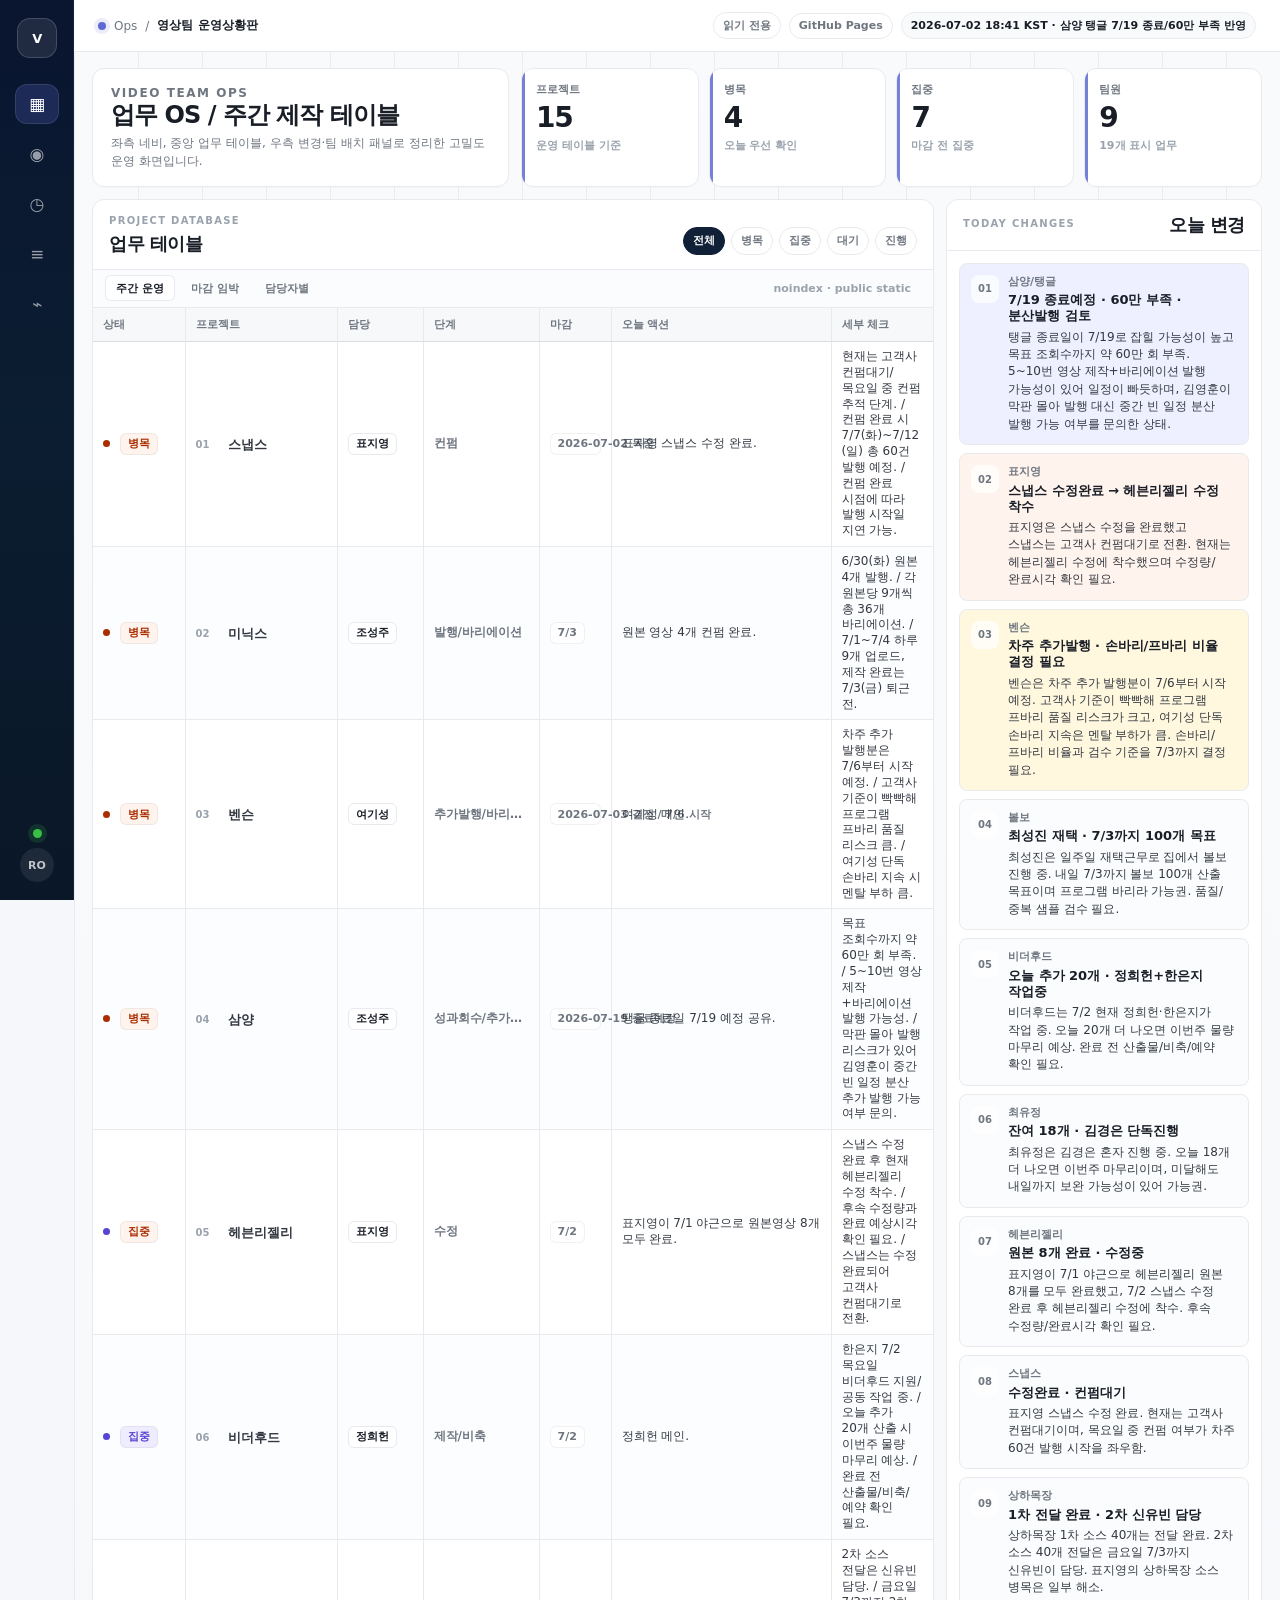
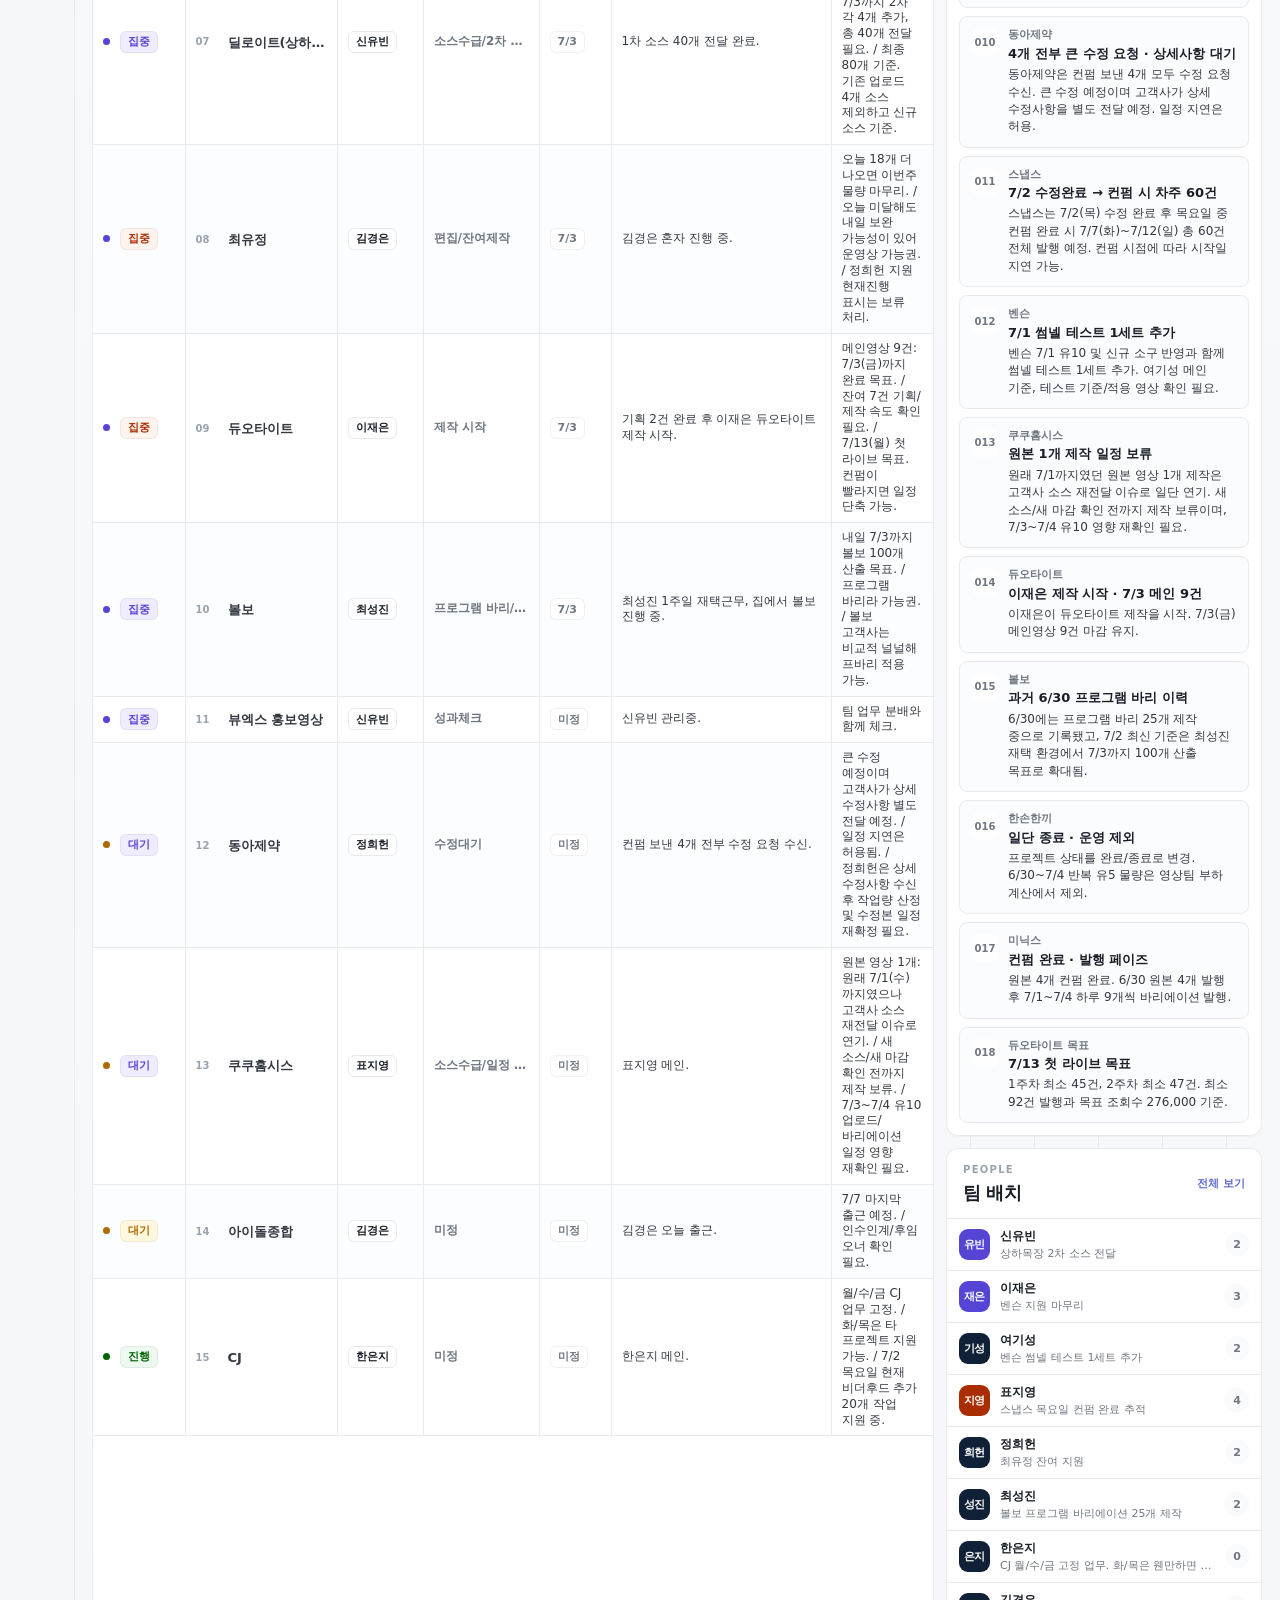
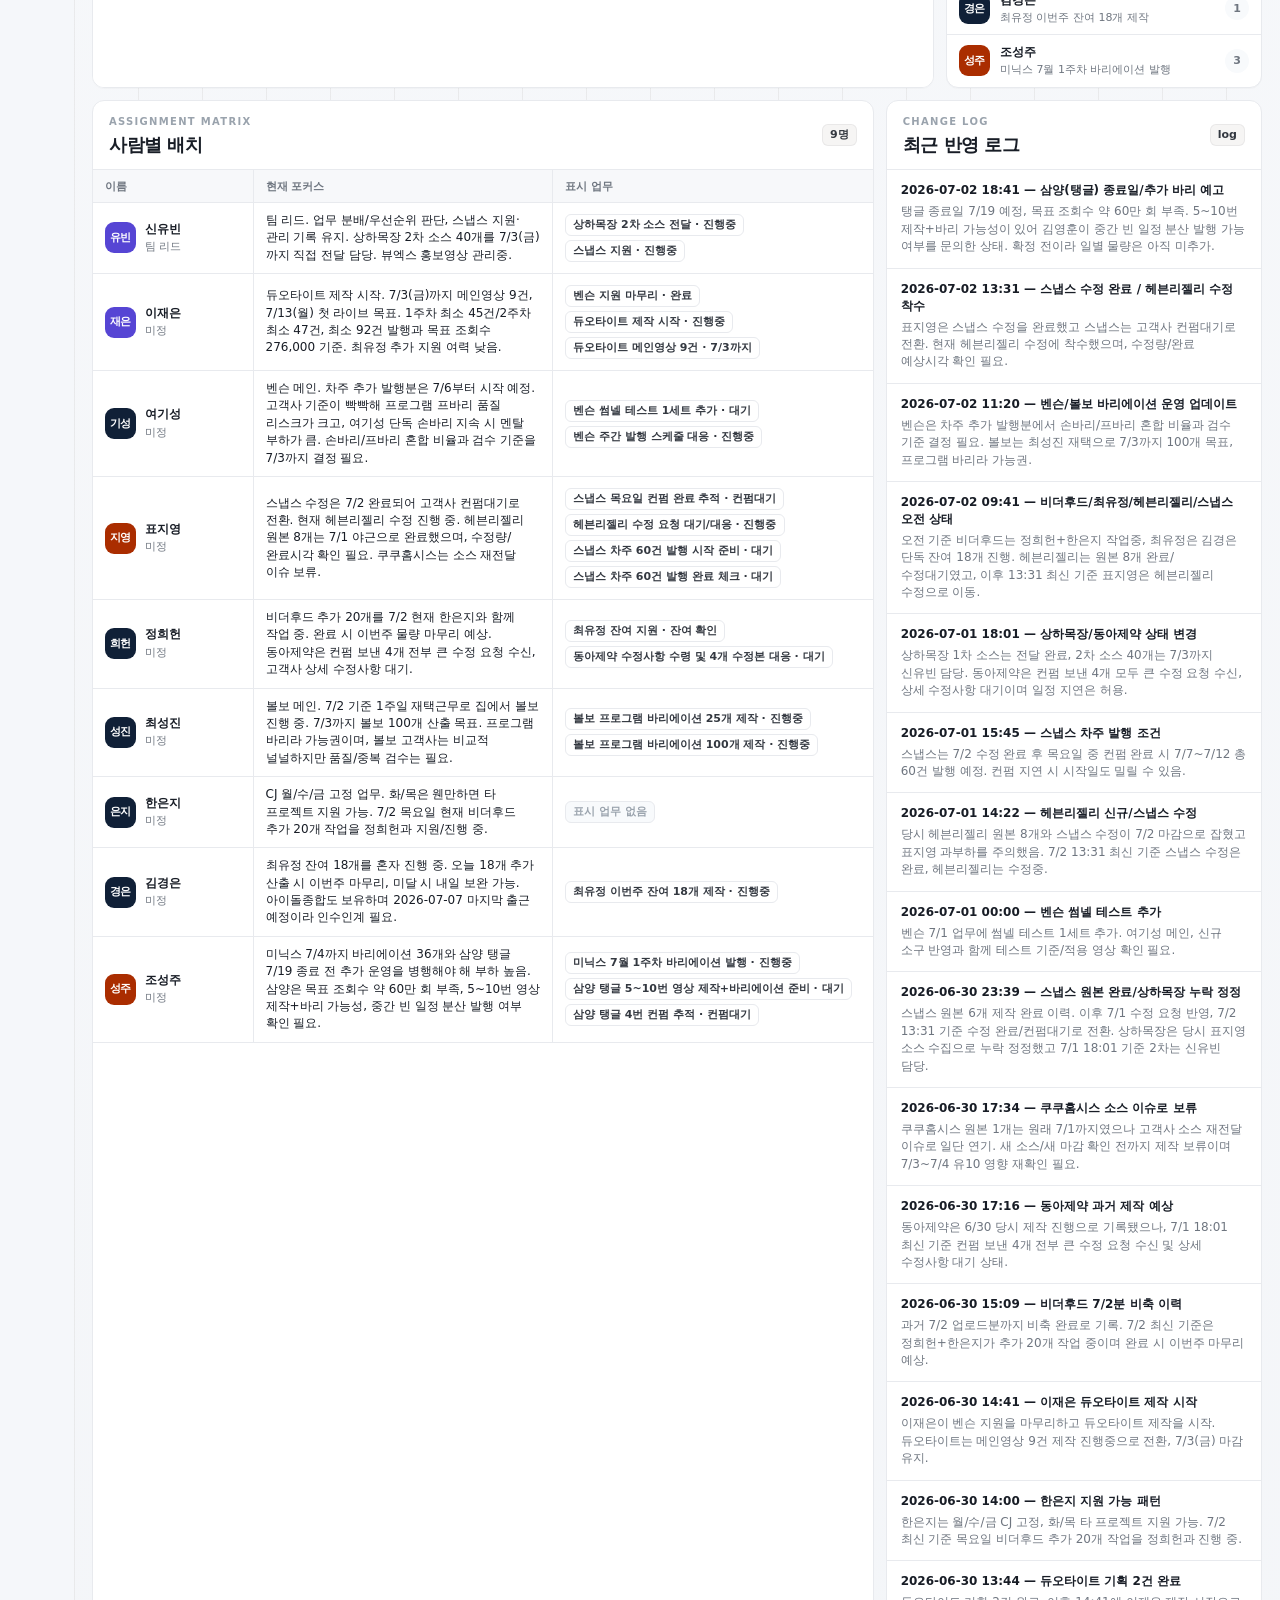
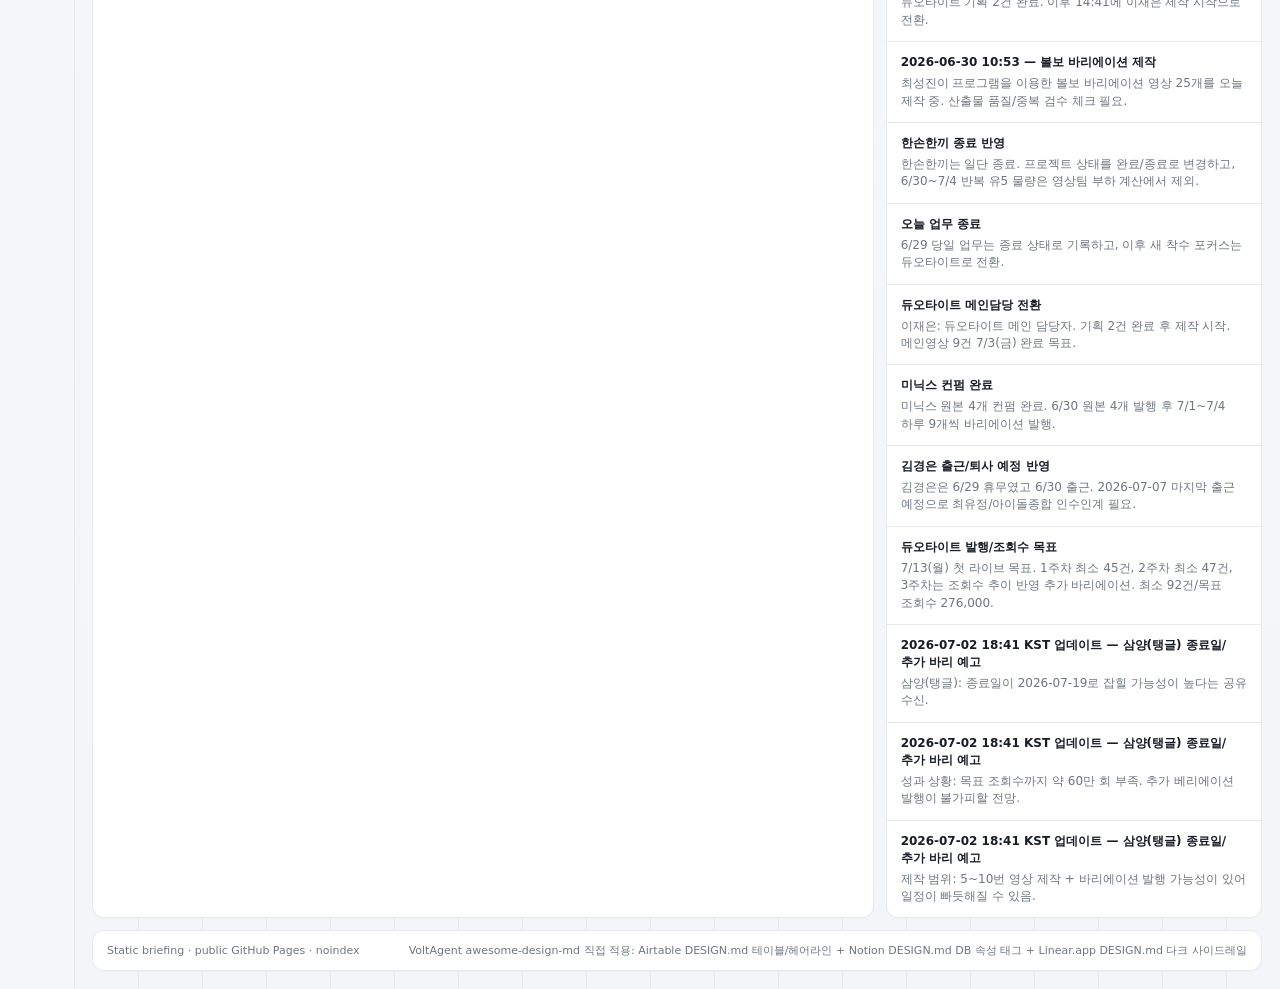
<file: index.html>
<!doctype html>
<html lang="ko">
<head>
  <meta charset="utf-8" />
  <meta name="viewport" content="width=device-width, initial-scale=1" />
  <meta name="robots" content="noindex,nofollow,noarchive" />
  <title>영상팀 운영상황판</title>
  <link rel="stylesheet" href="./styles.css" />
</head>
<body>
  <a class="skip-link" href="#projectTable">업무 테이블로 건너뛰기</a>

  <div class="ops-os">
    <aside class="side-rail" aria-label="워크스페이스 네비게이션">
      <a class="rail-logo" href="#top" aria-label="영상팀 운영상황판 홈">V</a>
      <nav class="rail-nav" aria-label="빠른 이동">
        <a class="rail-item active" href="./index.html#projectTable" title="업무 테이블"><span>▦</span></a>
        <a class="rail-item" href="./index.html#people" title="팀 배치"><span>◉</span></a>
        <a class="rail-item" href="./calendar.html" title="날짜별 변경 캘린더"><span>◷</span></a>
        <a class="rail-item" href="./index.html#updates" title="변경 로그"><span>≡</span></a>
        <a class="rail-item" href="./DESIGN_MAPPING.md" title="디자인 근거"><span>⌁</span></a>
      </nav>
      <div class="rail-bottom" aria-label="시스템 상태">
        <span class="rail-status"></span>
        <span class="rail-mini">RO</span>
      </div>
    </aside>

    <div id="top" class="workspace">
      <header class="topbar">
        <div class="crumbs" aria-label="현재 위치">
          <span class="dot"></span>
          <span>Ops</span>
          <span>/</span>
          <strong>영상팀 운영상황판</strong>
        </div>
        <div class="topbar-actions" aria-label="페이지 정보">
          <span class="pill ghost">읽기 전용</span>
          <span class="pill ghost">GitHub Pages</span>
          <span id="lastUpdated" class="pill strong">업데이트 확인중</span>
        </div>
      </header>

      <section class="summary-strip" aria-label="운영 요약">
        <div class="title-card">
          <p class="eyebrow">VIDEO TEAM OPS</p>
          <h1>업무 OS / 주간 제작 테이블</h1>
          <p>좌측 네비, 중앙 업무 테이블, 우측 변경·팀 배치 패널로 정리한 고밀도 운영 화면입니다.</p>
        </div>
        <div id="summaryCards" class="summary-cards" aria-live="polite"></div>
      </section>

      <main class="workbench-grid">
        <section class="sheet-panel" aria-labelledby="tableTitle">
          <div class="sheet-toolbar">
            <div>
              <p class="eyebrow">PROJECT DATABASE</p>
              <h2 id="tableTitle">업무 테이블</h2>
            </div>
            <div class="filter-bar" role="group" aria-label="상태 필터">
              <button class="filter active" data-filter="all">전체</button>
              <button class="filter" data-filter="risk">병목</button>
              <button class="filter" data-filter="focus">집중</button>
              <button class="filter" data-filter="waiting">대기</button>
              <button class="filter" data-filter="steady">진행</button>
            </div>
          </div>

          <div class="sheet-tabs" aria-label="테이블 뷰">
            <span class="view-tab active">주간 운영</span>
            <span class="view-tab">마감 임박</span>
            <span class="view-tab">담당자별</span>
            <span class="view-tab muted">noindex · public static</span>
          </div>

          <div class="table-wrap">
            <table id="projectTable" class="ops-table">
              <thead>
                <tr>
                  <th scope="col">상태</th>
                  <th scope="col">프로젝트</th>
                  <th scope="col">담당</th>
                  <th scope="col">단계</th>
                  <th scope="col">마감</th>
                  <th scope="col">오늘 액션</th>
                  <th scope="col">세부 체크</th>
                </tr>
              </thead>
              <tbody id="projectRows"></tbody>
            </table>
          </div>
        </section>

        <aside class="right-panel" aria-label="오늘 변경 및 팀 상태">
          <section class="side-card changes-card">
            <div class="panel-head">
              <p class="eyebrow">TODAY CHANGES</p>
              <h2>오늘 변경</h2>
            </div>
            <div id="keyChanges" class="change-list"></div>
          </section>

          <section class="side-card compact-people">
            <div class="panel-head row">
              <div>
                <p class="eyebrow">PEOPLE</p>
                <h2>팀 배치</h2>
              </div>
              <a href="#people">전체 보기</a>
            </div>
            <div id="peopleCompact" class="people-compact-list"></div>
          </section>
        </aside>
      </main>

      <section id="people" class="lower-grid" aria-label="사람별 배치와 변경 로그">
        <section class="table-card people-card">
          <div class="panel-head row">
            <div>
              <p class="eyebrow">ASSIGNMENT MATRIX</p>
              <h2>사람별 배치</h2>
            </div>
            <span id="peopleCount" class="count-chip">0명</span>
          </div>
          <div class="mini-table-wrap">
            <table class="mini-table">
              <thead>
                <tr>
                  <th>이름</th>
                  <th>현재 포커스</th>
                  <th>표시 업무</th>
                </tr>
              </thead>
              <tbody id="peopleRows"></tbody>
            </table>
          </div>
        </section>

        <section id="updates" class="table-card updates-card">
          <div class="panel-head row">
            <div>
              <p class="eyebrow">CHANGE LOG</p>
              <h2>최근 반영 로그</h2>
            </div>
            <span class="count-chip">log</span>
          </div>
          <div id="updatesList" class="update-list"></div>
        </section>
      </section>

      <footer class="footer">
        <span>Static briefing · public GitHub Pages · noindex</span>
        <span id="designRef"></span>
      </footer>
    </div>
  </div>

  <script src="./app.js?v=20260630-calendar-log" defer></script>
</body>
</html>
</file>
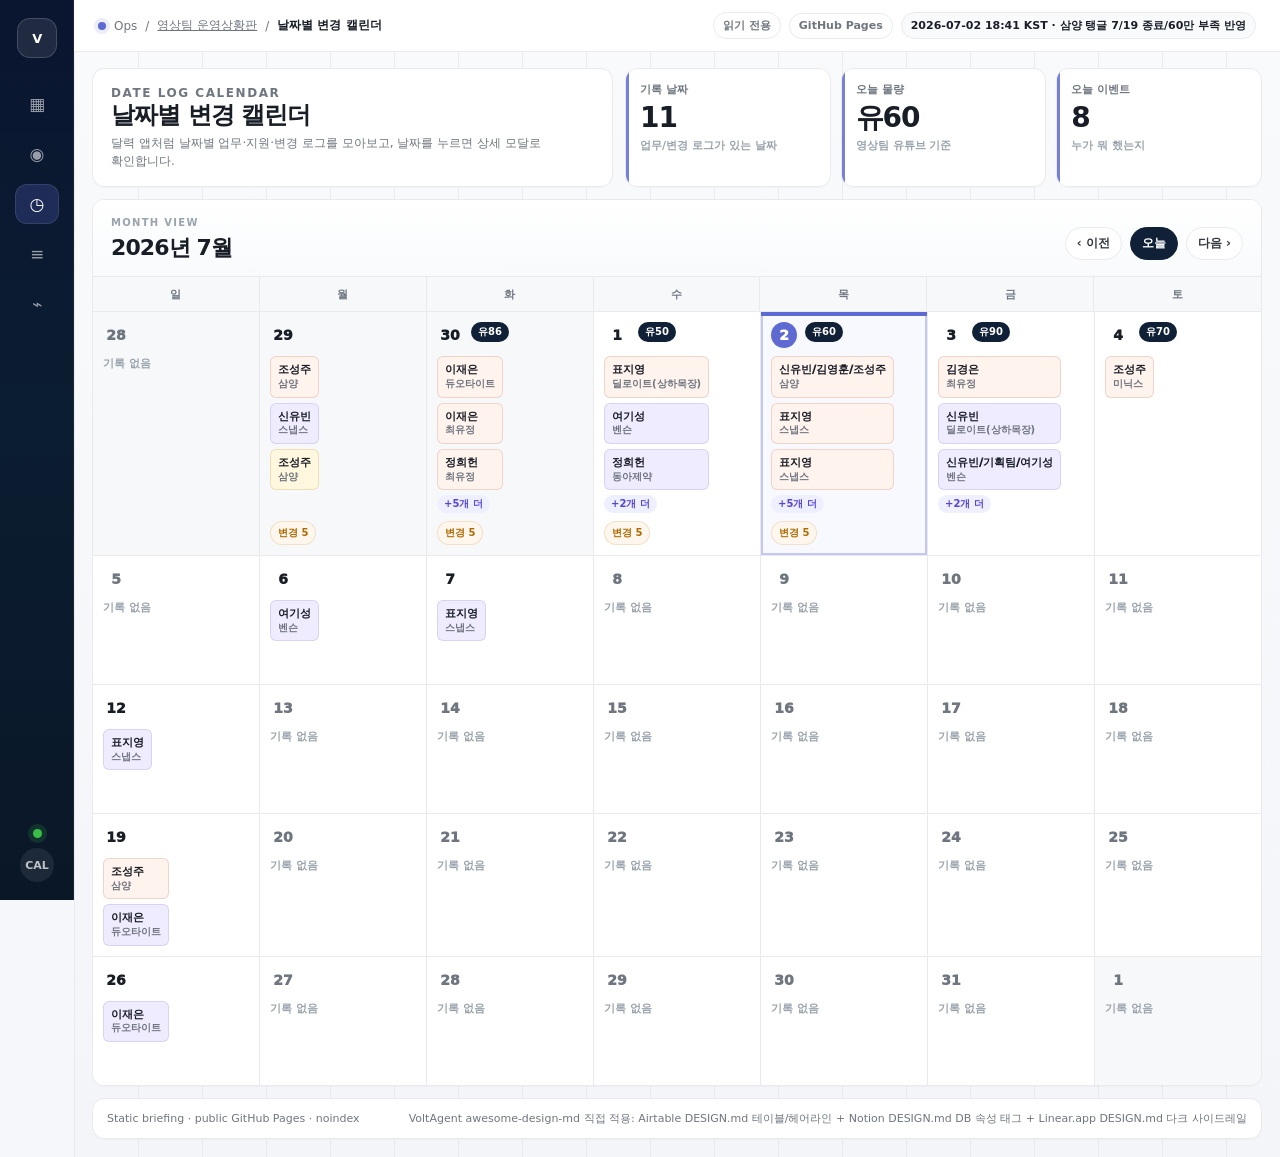
<file: calendar.html>
<!doctype html>
<html lang="ko">
<head>
  <meta charset="utf-8" />
  <meta name="viewport" content="width=device-width, initial-scale=1" />
  <meta name="robots" content="noindex,nofollow,noarchive" />
  <title>날짜별 변경 캘린더 · 영상팀 운영상황판</title>
  <link rel="stylesheet" href="./styles.css" />
</head>
<body class="calendar-page">
  <a class="skip-link" href="#monthGrid">달력으로 건너뛰기</a>

  <div class="ops-os">
    <aside class="side-rail" aria-label="워크스페이스 네비게이션">
      <a class="rail-logo" href="./index.html#top" aria-label="영상팀 운영상황판 홈">V</a>
      <nav class="rail-nav" aria-label="빠른 이동">
        <a class="rail-item" href="./index.html#projectTable" title="업무 테이블"><span>▦</span></a>
        <a class="rail-item" href="./index.html#people" title="팀 배치"><span>◉</span></a>
        <a class="rail-item active" href="./calendar.html" title="날짜별 변경 캘린더"><span>◷</span></a>
        <a class="rail-item" href="./index.html#updates" title="변경 로그"><span>≡</span></a>
        <a class="rail-item" href="./DESIGN_MAPPING.md" title="디자인 근거"><span>⌁</span></a>
      </nav>
      <div class="rail-bottom" aria-label="시스템 상태">
        <span class="rail-status"></span>
        <span class="rail-mini">CAL</span>
      </div>
    </aside>

    <div id="top" class="workspace calendar-workspace">
      <header class="topbar">
        <div class="crumbs" aria-label="현재 위치">
          <span class="dot"></span>
          <span>Ops</span>
          <span>/</span>
          <a href="./index.html">영상팀 운영상황판</a>
          <span>/</span>
          <strong>날짜별 변경 캘린더</strong>
        </div>
        <div class="topbar-actions" aria-label="페이지 정보">
          <span class="pill ghost">읽기 전용</span>
          <span class="pill ghost">GitHub Pages</span>
          <span id="calendarUpdated" class="pill strong">업데이트 확인중</span>
        </div>
      </header>

      <main class="calendar-shell" aria-label="날짜별 변경 캘린더 페이지">
        <section class="calendar-hero">
          <div class="title-card calendar-title-card">
            <p class="eyebrow">DATE LOG CALENDAR</p>
            <h1>날짜별 변경 캘린더</h1>
            <p>달력 앱처럼 날짜별 업무·지원·변경 로그를 모아보고, 날짜를 누르면 상세 모달로 확인합니다.</p>
          </div>
          <div class="calendar-stat-strip" aria-label="캘린더 요약">
            <article class="summary-card compact">
              <span>기록 날짜</span>
              <strong id="loggedDayCount">0</strong>
              <em>업무/변경 로그가 있는 날짜</em>
            </article>
            <article class="summary-card compact">
              <span>오늘 물량</span>
              <strong id="todayLoad">-</strong>
              <em>영상팀 유튜브 기준</em>
            </article>
            <article class="summary-card compact">
              <span>오늘 이벤트</span>
              <strong id="todayEventCount">0</strong>
              <em>누가 뭐 했는지</em>
            </article>
          </div>
        </section>

        <section class="calendar-app-card" aria-labelledby="calendarTitle">
          <div class="calendar-app-toolbar">
            <div>
              <p class="eyebrow">MONTH VIEW</p>
              <h2 id="calendarTitle">월간 캘린더</h2>
            </div>
            <div class="calendar-controls" role="group" aria-label="월 이동">
              <button id="prevMonth" type="button" class="calendar-control">‹ 이전</button>
              <button id="todayMonth" type="button" class="calendar-control primary">오늘</button>
              <button id="nextMonth" type="button" class="calendar-control">다음 ›</button>
            </div>
          </div>

          <div class="calendar-weekdays" aria-hidden="true">
            <span>일</span><span>월</span><span>화</span><span>수</span><span>목</span><span>금</span><span>토</span>
          </div>
          <div id="monthGrid" class="calendar-month-grid" aria-live="polite"></div>
        </section>
      </main>

      <footer class="footer calendar-footer">
        <span>Static briefing · public GitHub Pages · noindex</span>
        <span id="calendarDesignRef"></span>
      </footer>
    </div>
  </div>

  <div id="dayModal" class="day-modal" hidden>
    <div class="day-modal-backdrop" data-close-modal></div>
    <section class="day-modal-panel" role="dialog" aria-modal="true" aria-labelledby="modalTitle" tabindex="-1">
      <header class="day-modal-header">
        <div>
          <p id="modalEyebrow" class="eyebrow">DAY DETAIL</p>
          <h2 id="modalTitle">날짜 상세</h2>
          <p id="modalSubtitle">업무와 변경 로그를 확인합니다.</p>
        </div>
        <button id="modalClose" class="modal-close" type="button" aria-label="모달 닫기">×</button>
      </header>
      <div class="day-modal-body">
        <section class="modal-section">
          <div class="modal-section-title">
            <span>누가 뭐 했는지</span>
            <strong id="modalEventCount">0</strong>
          </div>
          <div id="modalEvents" class="modal-list"></div>
        </section>
        <section class="modal-section">
          <div class="modal-section-title">
            <span>변경 로그</span>
            <strong id="modalChangeCount">0</strong>
          </div>
          <div id="modalChanges" class="modal-list"></div>
        </section>
      </div>
    </section>
  </div>

  <script src="./calendar.js?v=20260630-calendar-page-modal" defer></script>
</body>
</html>
</file>
<file: styles.css>
/*
  Reference-image pass + VoltAgent/awesome-design-md token mapping.
  - Screenshot target: 1280×720 dense SaaS workspace, dark navy left rail (~74px), white/gray database surface, tiny table rows, right status rail.
  - Airtable DESIGN.md: #181d26 ink, #dddddd hairline, #ffffff canvas, #f8fafc soft surface, restrained workflow UI.
  - Notion DESIGN.md: #0a1530 brand navy, #f6f5f4/#fafaf9 surfaces, #e5e3df hairline, compact DB tags.
  - Linear.app DESIGN.md: deep craft sidebar feel, #5e6ad2 single accent, small dense software UI typography.
*/
:root {
  --ink: #181d26;
  --ink-2: #333840;
  --muted: #6f7680;
  --faint: #9aa3ad;
  --canvas: #ffffff;
  --bg: #f5f7fa;
  --surface: #f8fafc;
  --surface-2: #f6f5f4;
  --line: #dddddd;
  --line-soft: #e8eaee;
  --line-strong: #c8cdd4;

  --navy: #0a1530;
  --navy-2: #102037;
  --navy-3: #172a44;
  --accent: #5e6ad2;
  --accent-soft: #eef0ff;

  --risk: #aa2d00;
  --risk-bg: #fff3ed;
  --focus: #5645d4;
  --focus-bg: #f0ecff;
  --waiting: #ad6a00;
  --waiting-bg: #fff8df;
  --steady: #006400;
  --steady-bg: #ecf8f0;

  --radius-xs: 4px;
  --radius-sm: 6px;
  --radius-md: 8px;
  --radius-lg: 12px;
  --radius-pill: 999px;

  --rail: 74px;
  --topbar: 52px;
  --shadow-soft: 0 16px 32px rgba(15, 23, 42, .06);
}

* { box-sizing: border-box; }
html { scroll-behavior: smooth; }
body {
  margin: 0;
  min-height: 100vh;
  color: var(--ink);
  background: var(--bg);
  font-family: Inter, ui-sans-serif, system-ui, -apple-system, BlinkMacSystemFont, "Segoe UI", "Apple SD Gothic Neo", "Malgun Gothic", "Noto Sans KR", sans-serif;
  font-size: 13px;
  word-break: keep-all;
}
button { font: inherit; }
a { color: inherit; }

.skip-link {
  position: absolute;
  left: 12px;
  top: -48px;
  z-index: 1000;
  padding: 9px 12px;
  border-radius: var(--radius-md);
  background: var(--navy);
  color: #fff;
  text-decoration: none;
}
.skip-link:focus { top: 12px; }

.ops-os {
  min-height: 100vh;
  display: grid;
  grid-template-columns: var(--rail) minmax(0, 1fr);
}

.side-rail {
  position: sticky;
  top: 0;
  height: 100vh;
  display: flex;
  flex-direction: column;
  align-items: center;
  gap: 18px;
  padding: 18px 10px;
  background: linear-gradient(180deg, var(--navy) 0%, #0b1d31 46%, #0a1727 100%);
  color: rgba(255,255,255,.82);
  box-shadow: inset -1px 0 0 rgba(255,255,255,.06);
}
.rail-logo {
  width: 40px;
  height: 40px;
  display: grid;
  place-items: center;
  border-radius: 13px;
  background: rgba(255,255,255,.09);
  border: 1px solid rgba(255,255,255,.16);
  color: #fff;
  font-weight: 800;
  letter-spacing: -.06em;
  text-decoration: none;
}
.rail-nav {
  display: grid;
  gap: 10px;
  width: 100%;
  margin-top: 8px;
}
.rail-item {
  width: 44px;
  height: 40px;
  margin: 0 auto;
  display: grid;
  place-items: center;
  border-radius: 12px;
  color: rgba(255,255,255,.58);
  text-decoration: none;
  border: 1px solid transparent;
}
.rail-item:hover,
.rail-item.active {
  color: #fff;
  background: rgba(94,106,210,.24);
  border-color: rgba(255,255,255,.10);
}
.rail-item span { font-size: 17px; line-height: 1; }
.rail-bottom {
  margin-top: auto;
  display: grid;
  justify-items: center;
  gap: 10px;
}
.rail-status {
  width: 9px;
  height: 9px;
  border-radius: 50%;
  background: #39bf45;
  box-shadow: 0 0 0 5px rgba(57,191,69,.16);
}
.rail-mini {
  width: 34px;
  height: 34px;
  display: grid;
  place-items: center;
  border-radius: 999px;
  background: rgba(255,255,255,.08);
  color: rgba(255,255,255,.72);
  font-size: 11px;
  font-weight: 700;
}

.workspace {
  min-width: 0;
  min-height: 100vh;
  display: flex;
  flex-direction: column;
  background:
    linear-gradient(90deg, rgba(221,221,221,.50) 1px, transparent 1px) 0 0 / 64px 64px,
    linear-gradient(180deg, #f9fafc 0%, #f3f5f8 100%);
}
.topbar {
  height: var(--topbar);
  display: flex;
  align-items: center;
  justify-content: space-between;
  gap: 14px;
  padding: 0 24px;
  background: rgba(255,255,255,.92);
  border-bottom: 1px solid var(--line-soft);
  backdrop-filter: blur(14px);
}
.crumbs,
.topbar-actions {
  display: flex;
  align-items: center;
  gap: 8px;
  min-width: 0;
}
.crumbs { color: var(--muted); font-size: 12px; }
.crumbs strong { color: var(--ink); font-weight: 700; }
.dot {
  width: 8px;
  height: 8px;
  border-radius: 50%;
  background: var(--accent);
  box-shadow: 0 0 0 4px rgba(94,106,210,.12);
}
.pill {
  display: inline-flex;
  align-items: center;
  min-height: 26px;
  padding: 5px 9px;
  border-radius: var(--radius-pill);
  border: 1px solid var(--line-soft);
  background: #fff;
  color: var(--muted);
  font-size: 11px;
  font-weight: 700;
  white-space: nowrap;
}
.pill.strong { color: var(--ink); background: var(--surface); }

.summary-strip {
  display: grid;
  grid-template-columns: minmax(300px, .9fr) minmax(0, 1.6fr);
  gap: 12px;
  padding: 16px 18px 12px;
}
.title-card,
.summary-card,
.sheet-panel,
.side-card,
.table-card,
.footer {
  background: rgba(255,255,255,.98);
  border: 1px solid var(--line-soft);
  box-shadow: 0 1px 0 rgba(15,23,42,.02);
}
.title-card {
  min-height: 94px;
  padding: 16px 18px;
  border-radius: var(--radius-lg);
}
.eyebrow {
  margin: 0 0 6px;
  color: var(--faint);
  font-size: 10px;
  font-weight: 800;
  letter-spacing: .13em;
  line-height: 1.3;
  text-transform: uppercase;
}
h1, h2, h3, p { margin-top: 0; }
h1 {
  margin-bottom: 6px;
  font-size: 24px;
  line-height: 1.12;
  letter-spacing: -.04em;
  font-weight: 720;
}
.title-card p {
  margin: 0;
  color: var(--muted);
  font-size: 12px;
  line-height: 1.45;
}
.summary-cards {
  display: grid;
  grid-template-columns: repeat(4, minmax(0, 1fr));
  gap: 10px;
}
.summary-card {
  min-height: 94px;
  padding: 13px 14px;
  border-radius: var(--radius-lg);
  position: relative;
  overflow: hidden;
}
.summary-card::before {
  content: "";
  position: absolute;
  left: 0;
  top: 0;
  bottom: 0;
  width: 3px;
  background: var(--accent);
  opacity: .85;
}
.summary-card span {
  display: block;
  color: var(--muted);
  font-size: 11px;
  font-weight: 800;
}
.summary-card strong {
  display: block;
  margin: 7px 0 5px;
  font-size: 28px;
  line-height: 1;
  letter-spacing: -.04em;
  font-weight: 650;
}
.summary-card em {
  color: var(--faint);
  font-style: normal;
  font-size: 11px;
  font-weight: 650;
}

.workbench-grid {
  flex: 1;
  min-height: 0;
  display: grid;
  grid-template-columns: minmax(760px, 1fr) 316px;
  gap: 12px;
  padding: 0 18px 12px;
}
.sheet-panel,
.side-card,
.table-card {
  border-radius: var(--radius-lg);
  overflow: hidden;
}
.sheet-panel {
  display: flex;
  flex-direction: column;
  min-height: 520px;
}
.sheet-toolbar,
.panel-head {
  display: flex;
  align-items: flex-end;
  justify-content: space-between;
  gap: 12px;
  padding: 14px 16px;
  border-bottom: 1px solid var(--line-soft);
}
.panel-head.row { align-items: center; }
.sheet-toolbar h2,
.panel-head h2 {
  margin: 0;
  font-size: 18px;
  line-height: 1.2;
  letter-spacing: -.025em;
  font-weight: 720;
}
.filter-bar {
  display: flex;
  flex-wrap: wrap;
  gap: 6px;
  justify-content: flex-end;
}
.filter {
  min-height: 28px;
  padding: 5px 9px;
  border-radius: var(--radius-pill);
  border: 1px solid var(--line-soft);
  background: var(--canvas);
  color: var(--muted);
  font-size: 11px;
  font-weight: 800;
  cursor: pointer;
}
.filter:hover { background: var(--surface); }
.filter.active {
  color: #fff;
  background: var(--navy-2);
  border-color: var(--navy-2);
}
.sheet-tabs {
  display: flex;
  align-items: center;
  gap: 6px;
  min-height: 38px;
  padding: 0 12px;
  border-bottom: 1px solid var(--line-soft);
  background: #fbfcfd;
}
.view-tab {
  display: inline-flex;
  align-items: center;
  height: 26px;
  padding: 0 10px;
  border-radius: var(--radius-sm);
  color: var(--muted);
  font-size: 11px;
  font-weight: 750;
}
.view-tab.active {
  background: #fff;
  color: var(--ink);
  border: 1px solid var(--line-soft);
}
.view-tab.muted { margin-left: auto; color: var(--faint); }
.table-wrap {
  flex: 1;
  overflow: auto;
  background: #fff;
}
.ops-table,
.mini-table {
  width: 100%;
  border-collapse: collapse;
  table-layout: fixed;
}
.ops-table th,
.ops-table td,
.mini-table th,
.mini-table td {
  border-bottom: 1px solid var(--line-soft);
  text-align: left;
  vertical-align: middle;
}
.ops-table th {
  position: sticky;
  top: 0;
  z-index: 5;
  height: 34px;
  padding: 0 10px;
  background: #f7f8fa;
  color: var(--muted);
  font-size: 11px;
  font-weight: 800;
  border-bottom-color: var(--line);
}
.ops-table td {
  height: 38px;
  padding: 7px 10px;
  color: var(--ink-2);
  font-size: 12px;
  line-height: 1.32;
}
.ops-table tr:nth-child(even) td { background: #fcfdff; }
.ops-table tr:hover td { background: #f7f8ff; }
.ops-table th:nth-child(1), .ops-table td:nth-child(1) { width: 92px; }
.ops-table th:nth-child(2), .ops-table td:nth-child(2) { width: 152px; }
.ops-table th:nth-child(3), .ops-table td:nth-child(3) { width: 86px; }
.ops-table th:nth-child(4), .ops-table td:nth-child(4) { width: 116px; }
.ops-table th:nth-child(5), .ops-table td:nth-child(5) { width: 72px; }
.ops-table th:nth-child(6), .ops-table td:nth-child(6) { width: 220px; }
.ops-table th + th,
.ops-table td + td,
.mini-table th + th,
.mini-table td + td { border-left: 1px solid var(--line-soft); }
.project-row[hidden] { display: none; }
.status-dot {
  display: inline-block;
  width: 7px;
  height: 7px;
  margin-right: 6px;
  border-radius: 50%;
  vertical-align: middle;
}
.status-dot.risk { background: var(--risk); }
.status-dot.focus { background: var(--focus); }
.status-dot.waiting { background: var(--waiting); }
.status-dot.steady { background: var(--steady); }
.status-chip,
.owner-chip,
.date-pill,
.task-token,
.count-chip {
  display: inline-flex;
  align-items: center;
  max-width: 100%;
  min-height: 22px;
  padding: 3px 7px;
  border-radius: var(--radius-sm);
  border: 1px solid rgba(24,29,38,.06);
  background: var(--surface-2);
  color: var(--ink-2);
  font-size: 11px;
  font-weight: 800;
  line-height: 1.25;
  white-space: nowrap;
}
.status-chip.critical { color: var(--risk); background: var(--risk-bg); }
.status-chip.high { color: var(--focus); background: var(--focus-bg); }
.status-chip.waiting { color: var(--waiting); background: var(--waiting-bg); }
.status-chip.normal { color: var(--steady); background: var(--steady-bg); }
.project-name {
  display: flex;
  align-items: center;
  gap: 8px;
  min-width: 0;
}
.project-name strong {
  overflow: hidden;
  text-overflow: ellipsis;
  white-space: nowrap;
  font-size: 13px;
}
.row-index {
  flex: 0 0 auto;
  width: 24px;
  color: var(--faint);
  font-size: 10px;
  font-weight: 800;
  font-variant-numeric: tabular-nums;
}
.owner-chip { background: #fff; border-color: var(--line-soft); color: var(--ink); }
.date-pill { background: #fff; color: var(--muted); font-variant-numeric: tabular-nums; }
.stage-text {
  display: block;
  overflow: hidden;
  text-overflow: ellipsis;
  white-space: nowrap;
  color: var(--muted);
  font-weight: 650;
}
.action-cell,
.detail-cell {
  overflow: visible;
  text-overflow: clip;
  white-space: normal;
  overflow-wrap: anywhere;
  word-break: keep-all;
}
.detail-cell { color: var(--muted); }

.right-panel {
  display: grid;
  grid-template-rows: auto 1fr;
  gap: 12px;
  min-height: 0;
}
.side-card { background: #fff; }
.panel-head a {
  color: var(--accent);
  font-size: 11px;
  font-weight: 800;
  text-decoration: none;
}
.change-list,
.people-compact-list,
.update-list { display: grid; }
.change-list { gap: 8px; padding: 12px; }
.change-card {
  display: grid;
  grid-template-columns: 28px minmax(0, 1fr);
  gap: 9px;
  padding: 11px;
  border: 1px solid var(--line-soft);
  border-radius: var(--radius-md);
  background: #fbfcfd;
}
.change-card:nth-child(1) { background: var(--accent-soft); }
.change-card:nth-child(2) { background: var(--risk-bg); }
.change-card:nth-child(3) { background: var(--waiting-bg); }
.change-no {
  width: 28px;
  height: 28px;
  display: grid;
  place-items: center;
  border-radius: 8px;
  background: rgba(255,255,255,.72);
  color: var(--muted);
  font-size: 10px;
  font-weight: 900;
}
.change-card small,
.person-mini p,
.update-item p,
.person-name small {
  color: var(--muted);
  font-size: 11px;
  line-height: 1.32;
}
.change-card small { display: block; margin-bottom: 3px; font-weight: 800; }
.change-card strong { display: block; margin-bottom: 4px; font-size: 13px; line-height: 1.25; }
.change-card p { margin: 0; color: var(--ink-2); font-size: 12px; line-height: 1.45; }
.people-compact-list { gap: 0; }
.person-mini {
  display: grid;
  grid-template-columns: 32px minmax(0, 1fr) 24px;
  align-items: center;
  gap: 9px;
  min-height: 52px;
  padding: 8px 12px;
  border-bottom: 1px solid var(--line-soft);
}
.person-mini:last-child { border-bottom: 0; }
.avatar {
  width: 31px;
  height: 31px;
  display: inline-grid;
  place-items: center;
  flex: 0 0 auto;
  border-radius: 9px;
  background: var(--navy-2);
  color: #fff;
  font-size: 11px;
  font-weight: 900;
  letter-spacing: -.08em;
}
.person-mini[data-tone="risk"] .avatar,
.person-row[data-tone="risk"] .avatar { background: var(--risk); }
.person-mini[data-tone="focus"] .avatar,
.person-row[data-tone="focus"] .avatar { background: var(--focus); }
.person-mini strong,
.person-name strong {
  display: block;
  overflow: hidden;
  text-overflow: ellipsis;
  white-space: nowrap;
  font-size: 12px;
}
.person-mini p {
  margin: 2px 0 0;
  overflow: hidden;
  text-overflow: ellipsis;
  white-space: nowrap;
}
.person-mini em {
  display: grid;
  place-items: center;
  width: 24px;
  height: 24px;
  border-radius: 999px;
  background: var(--surface);
  color: var(--muted);
  font-style: normal;
  font-size: 11px;
  font-weight: 900;
}

.calendar-card {
  margin: 0 18px 12px;
  scroll-margin-top: 14px;
}
.calendar-grid {
  display: grid;
  grid-template-columns: repeat(6, minmax(180px, 1fr));
  gap: 10px;
  padding: 12px;
  overflow-x: auto;
}
.calendar-day {
  min-width: 180px;
  border: 1px solid var(--line-soft);
  border-radius: var(--radius-md);
  background: #fbfcfd;
  overflow: hidden;
}
.calendar-day.today {
  border-color: rgba(94,106,210,.42);
  box-shadow: inset 0 3px 0 var(--accent);
  background: #f8f9ff;
}
.calendar-head {
  display: flex;
  align-items: flex-start;
  justify-content: space-between;
  gap: 8px;
  padding: 11px;
  border-bottom: 1px solid var(--line-soft);
  background: rgba(255,255,255,.78);
}
.calendar-head span {
  display: block;
  color: var(--faint);
  font-size: 10px;
  font-weight: 900;
  letter-spacing: .08em;
}
.calendar-head strong {
  display: block;
  margin-top: 2px;
  font-size: 16px;
  letter-spacing: -.03em;
}
.calendar-head em {
  padding: 4px 7px;
  border-radius: var(--radius-pill);
  background: var(--navy-2);
  color: #fff;
  font-size: 11px;
  font-style: normal;
  font-weight: 900;
  white-space: nowrap;
}
.calendar-block {
  display: grid;
  gap: 6px;
  padding: 10px 11px 11px;
}
.calendar-block + .calendar-block {
  border-top: 1px dashed var(--line-soft);
}
.calendar-block small {
  color: var(--faint);
  font-size: 10px;
  font-weight: 900;
  letter-spacing: .08em;
}
.calendar-event,
.calendar-change {
  display: grid;
  gap: 2px;
  padding: 8px;
  border: 1px solid rgba(24,29,38,.05);
  border-radius: var(--radius-sm);
  background: #fff;
}
.calendar-event b,
.calendar-change b {
  color: var(--ink);
  font-size: 11px;
  font-weight: 900;
}
.calendar-event p,
.calendar-change p,
.calendar-empty {
  margin: 0;
  color: var(--muted);
  font-size: 11px;
  line-height: 1.38;
}
.calendar-event i {
  width: fit-content;
  margin-top: 2px;
  padding: 2px 6px;
  border-radius: var(--radius-pill);
  background: var(--accent-soft);
  color: var(--focus);
  font-size: 10px;
  font-style: normal;
  font-weight: 900;
}
.calendar-block.changes .calendar-change { background: var(--surface); }
.calendar-empty { color: var(--faint); }

.lower-grid {
  display: grid;
  grid-template-columns: minmax(0, 1.35fr) minmax(320px, .65fr);
  gap: 12px;
  padding: 0 18px 12px;
}
.table-card { background: #fff; }
.mini-table-wrap { overflow: auto; }
.mini-table th {
  height: 32px;
  padding: 0 12px;
  color: var(--muted);
  background: #f7f8fa;
  font-size: 11px;
  font-weight: 850;
}
.mini-table td {
  padding: 9px 12px;
  font-size: 12px;
  line-height: 1.45;
}
.mini-table th:nth-child(1), .mini-table td:nth-child(1) { width: 160px; }
.mini-table th:nth-child(3), .mini-table td:nth-child(3) { width: 320px; }
.person-name {
  display: flex;
  align-items: center;
  gap: 9px;
}
.task-token {
  margin: 2px 4px 2px 0;
  background: #fff;
  border-color: var(--line-soft);
  color: var(--ink-2);
  white-space: normal;
}
.task-token.muted { color: var(--faint); background: var(--surface); }
.update-list { gap: 0; }
.update-item {
  padding: 12px 14px;
  border-bottom: 1px solid var(--line-soft);
}
.update-item:last-child { border-bottom: 0; }
.update-item strong { display: block; margin-bottom: 4px; font-size: 12px; }
.update-item p { margin: 0; font-size: 12px; line-height: 1.45; }

.footer {
  display: flex;
  align-items: center;
  justify-content: space-between;
  gap: 10px;
  margin: 0 18px 18px;
  padding: 12px 14px;
  border-radius: var(--radius-lg);
  color: var(--muted);
  font-size: 11px;
}
.load-warning {
  position: fixed;
  z-index: 999;
  left: 88px;
  top: 16px;
  padding: 12px 14px;
  border-radius: var(--radius-md);
  background: #fff0f0;
  color: #991b1b;
  border: 1px solid #fecaca;
  font-weight: 800;
}

/* Separate calendar app page */
.calendar-workspace {
  min-height: 100vh;
}
.calendar-shell {
  flex: 1;
  display: grid;
  gap: 12px;
  padding: 16px 18px 12px;
}
.calendar-hero {
  display: grid;
  grid-template-columns: minmax(320px, .9fr) minmax(0, 1.1fr);
  gap: 12px;
}
.calendar-title-card {
  min-height: 112px;
}
.calendar-stat-strip {
  display: grid;
  grid-template-columns: repeat(3, minmax(0, 1fr));
  gap: 10px;
}
.summary-card.compact {
  min-height: 112px;
}
.calendar-app-card {
  min-height: 620px;
  overflow: hidden;
  border: 1px solid var(--line-soft);
  border-radius: var(--radius-lg);
  background: rgba(255,255,255,.98);
  box-shadow: 0 1px 0 rgba(15,23,42,.02);
}
.calendar-app-toolbar {
  display: flex;
  align-items: flex-end;
  justify-content: space-between;
  gap: 16px;
  padding: 16px 18px;
  border-bottom: 1px solid var(--line-soft);
  background: linear-gradient(180deg, #fff 0%, #f8fafc 100%);
}
.calendar-app-toolbar h2 {
  margin: 0;
  font-size: 22px;
  line-height: 1.15;
  letter-spacing: -.04em;
}
.calendar-controls {
  display: flex;
  align-items: center;
  gap: 8px;
}
.calendar-control {
  min-height: 32px;
  padding: 7px 11px;
  border: 1px solid var(--line-soft);
  border-radius: var(--radius-pill);
  background: #fff;
  color: var(--ink-2);
  font-size: 12px;
  font-weight: 850;
  cursor: pointer;
}
.calendar-control:hover {
  border-color: var(--line-strong);
  background: var(--surface);
}
.calendar-control.primary {
  background: var(--navy-2);
  border-color: var(--navy-2);
  color: #fff;
}
.calendar-weekdays {
  display: grid;
  grid-template-columns: repeat(7, minmax(0, 1fr));
  border-bottom: 1px solid var(--line-soft);
  background: #f7f8fa;
}
.calendar-weekdays span {
  min-height: 34px;
  display: grid;
  place-items: center;
  color: var(--muted);
  border-right: 1px solid var(--line-soft);
  font-size: 11px;
  font-weight: 900;
}
.calendar-weekdays span:last-child { border-right: 0; }
.calendar-month-grid {
  display: grid;
  grid-template-columns: repeat(7, minmax(0, 1fr));
  background: var(--line-soft);
  gap: 1px;
}
.calendar-cell {
  min-height: 128px;
  display: flex;
  flex-direction: column;
  gap: 8px;
  padding: 10px;
  border: 0;
  background: #fff;
  color: inherit;
  text-align: left;
  cursor: pointer;
  transition: background .16s ease, box-shadow .16s ease, transform .16s ease;
}
.calendar-cell:hover {
  background: #fbfcff;
  box-shadow: inset 0 0 0 2px rgba(94,106,210,.18);
  transform: translateY(-1px);
}
.calendar-cell.outside {
  background: #f7f8fa;
  color: var(--faint);
}
.calendar-cell.today {
  background: #f8f9ff;
  box-shadow: inset 0 0 0 2px rgba(94,106,210,.34), inset 0 4px 0 var(--accent);
}
.calendar-cell.has-log .cell-date {
  color: var(--ink);
}
.cell-topline {
  min-height: 24px;
  display: flex;
  align-items: flex-start;
  justify-content: space-between;
  gap: 8px;
}
.cell-date {
  display: grid;
  place-items: center;
  width: 26px;
  height: 26px;
  border-radius: 50%;
  color: var(--muted);
  font-size: 14px;
  font-weight: 950;
}
.calendar-cell.today .cell-date {
  background: var(--accent);
  color: #fff;
}
.cell-load,
.cell-change-count,
.cell-more {
  display: inline-flex;
  width: fit-content;
  align-items: center;
  border-radius: var(--radius-pill);
  font-style: normal;
  white-space: nowrap;
}
.cell-load {
  padding: 3px 7px;
  background: var(--navy-2);
  color: #fff;
  font-size: 10px;
  font-weight: 900;
}
.cell-events {
  display: grid;
  gap: 5px;
  min-height: 0;
}
.cell-event {
  display: grid;
  gap: 1px;
  padding: 6px 7px;
  border-radius: var(--radius-sm);
  border: 1px solid var(--line-soft);
  background: var(--surface);
  line-height: 1.25;
}
.cell-event b {
  overflow: hidden;
  color: var(--ink);
  font-size: 11px;
  font-weight: 950;
  text-overflow: ellipsis;
  white-space: nowrap;
}
.cell-event i {
  overflow: hidden;
  color: var(--muted);
  font-size: 10px;
  font-style: normal;
  font-weight: 700;
  text-overflow: ellipsis;
  white-space: nowrap;
}
.cell-event.risk { background: var(--risk-bg); border-color: rgba(170,45,0,.16); }
.cell-event.focus { background: var(--focus-bg); border-color: rgba(86,69,212,.16); }
.cell-event.waiting { background: var(--waiting-bg); border-color: rgba(173,106,0,.18); }
.cell-event.steady { background: var(--steady-bg); border-color: rgba(0,100,0,.12); }
.cell-more {
  padding: 2px 7px;
  background: #eef0ff;
  color: var(--focus);
  font-size: 10px;
  font-weight: 900;
}
.cell-empty {
  color: var(--faint);
  font-size: 11px;
  font-weight: 750;
}
.cell-change-count {
  margin-top: auto;
  padding: 4px 7px;
  background: #fff7ed;
  color: var(--waiting);
  border: 1px solid rgba(173,106,0,.16);
  font-size: 10px;
  font-weight: 900;
}
body.modal-open { overflow: hidden; }
.day-modal[hidden] { display: none; }
.day-modal {
  position: fixed;
  inset: 0;
  z-index: 2000;
  display: grid;
  place-items: center;
  padding: 24px;
}
.day-modal-backdrop {
  position: absolute;
  inset: 0;
  background: rgba(10,21,48,.48);
  backdrop-filter: blur(8px);
}
.day-modal-panel {
  position: relative;
  z-index: 1;
  width: min(820px, calc(100vw - 32px));
  max-height: min(760px, calc(100vh - 32px));
  display: flex;
  flex-direction: column;
  overflow: hidden;
  border: 1px solid rgba(255,255,255,.28);
  border-radius: 18px;
  background: #fff;
  box-shadow: 0 28px 70px rgba(10,21,48,.26);
  outline: none;
}
.day-modal-header {
  display: flex;
  align-items: flex-start;
  justify-content: space-between;
  gap: 16px;
  padding: 18px 20px;
  border-bottom: 1px solid var(--line-soft);
  background: linear-gradient(180deg, #fff 0%, #f8fafc 100%);
}
.day-modal-header h2 {
  margin: 0 0 6px;
  font-size: 24px;
  letter-spacing: -.04em;
}
.day-modal-header p:last-child {
  margin: 0;
  color: var(--muted);
  font-size: 12px;
  font-weight: 700;
}
.modal-close {
  width: 34px;
  height: 34px;
  display: grid;
  place-items: center;
  border: 1px solid var(--line-soft);
  border-radius: 50%;
  background: #fff;
  color: var(--ink);
  font-size: 24px;
  line-height: 1;
  cursor: pointer;
}
.day-modal-body {
  display: grid;
  grid-template-columns: 1fr 1fr;
  gap: 0;
  min-height: 0;
  overflow: auto;
}
.modal-section {
  min-width: 0;
  padding: 16px;
}
.modal-section + .modal-section {
  border-left: 1px solid var(--line-soft);
  background: #fbfcfd;
}
.modal-section-title {
  display: flex;
  align-items: center;
  justify-content: space-between;
  gap: 10px;
  margin-bottom: 10px;
}
.modal-section-title span {
  color: var(--ink);
  font-size: 13px;
  font-weight: 950;
}
.modal-section-title strong {
  min-width: 24px;
  height: 24px;
  display: grid;
  place-items: center;
  border-radius: var(--radius-pill);
  background: var(--navy-2);
  color: #fff;
  font-size: 11px;
}
.modal-list {
  display: grid;
  gap: 8px;
}
.modal-item {
  padding: 11px;
  border: 1px solid var(--line-soft);
  border-radius: var(--radius-md);
  background: #fff;
}
.modal-item.risk { border-color: rgba(170,45,0,.18); background: var(--risk-bg); }
.modal-item.focus { border-color: rgba(86,69,212,.18); background: var(--focus-bg); }
.modal-item.waiting { border-color: rgba(173,106,0,.18); background: var(--waiting-bg); }
.modal-item.steady { border-color: rgba(0,100,0,.14); background: var(--steady-bg); }
.modal-item.change { background: #fff; }
.modal-item-main {
  display: flex;
  align-items: baseline;
  justify-content: space-between;
  gap: 10px;
  margin-bottom: 6px;
}
.modal-item-main strong {
  color: var(--ink);
  font-size: 13px;
  font-weight: 950;
}
.modal-item-main span {
  color: var(--muted);
  font-size: 11px;
  font-weight: 800;
}
.modal-item p {
  margin: 0;
  color: var(--ink-2);
  font-size: 12px;
  line-height: 1.45;
}
.modal-tags {
  display: flex;
  flex-wrap: wrap;
  gap: 5px;
  margin-top: 8px;
}
.modal-tags em {
  padding: 3px 7px;
  border: 1px solid rgba(24,29,38,.08);
  border-radius: var(--radius-pill);
  background: rgba(255,255,255,.76);
  color: var(--muted);
  font-size: 10px;
  font-style: normal;
  font-weight: 900;
}
.modal-empty {
  margin: 0;
  padding: 16px;
  border: 1px dashed var(--line-strong);
  border-radius: var(--radius-md);
  color: var(--faint);
  background: #fff;
  font-size: 12px;
  font-weight: 800;
}
.calendar-footer { margin-top: 0; }

@media (max-width: 1180px) {
  .summary-strip,
  .workbench-grid,
  .lower-grid,
  .calendar-hero { grid-template-columns: 1fr; }
  .right-panel { grid-template-columns: repeat(2, minmax(0, 1fr)); grid-template-rows: auto; }
  .sheet-panel { min-height: 480px; }
}

@media (max-width: 760px) {
  :root { --rail: 0px; }
  .ops-os { display: block; }
  .side-rail { display: none; }
  .topbar { height: auto; min-height: 56px; align-items: flex-start; flex-direction: column; padding: 12px 14px; }
  .topbar-actions { flex-wrap: wrap; }
  .summary-strip, .workbench-grid, .lower-grid, .calendar-shell { padding-left: 10px; padding-right: 10px; }
  .calendar-card { margin-left: 10px; margin-right: 10px; }
  .calendar-grid { grid-template-columns: repeat(6, minmax(170px, 1fr)); }
  .calendar-stat-strip { grid-template-columns: 1fr; }
  .calendar-app-toolbar { align-items: stretch; flex-direction: column; }
  .calendar-controls { flex-wrap: wrap; }
  .calendar-month-grid { min-width: 760px; }
  .calendar-app-card { overflow-x: auto; }
  .calendar-cell { min-height: 118px; }
  .day-modal { padding: 10px; }
  .day-modal-body { grid-template-columns: 1fr; }
  .modal-section + .modal-section { border-left: 0; border-top: 1px solid var(--line-soft); }
  .summary-cards { grid-template-columns: repeat(2, minmax(0, 1fr)); }
  .title-card { min-height: unset; }
  h1 { font-size: 22px; }
  .sheet-toolbar { align-items: stretch; flex-direction: column; }
  .filter-bar { justify-content: flex-start; }
  .right-panel { grid-template-columns: 1fr; }
  .table-wrap { overflow-x: auto; }
  .ops-table { min-width: 980px; }
  .mini-table { min-width: 780px; }
  .footer { margin-left: 10px; margin-right: 10px; flex-direction: column; align-items: flex-start; }
}
</file>
